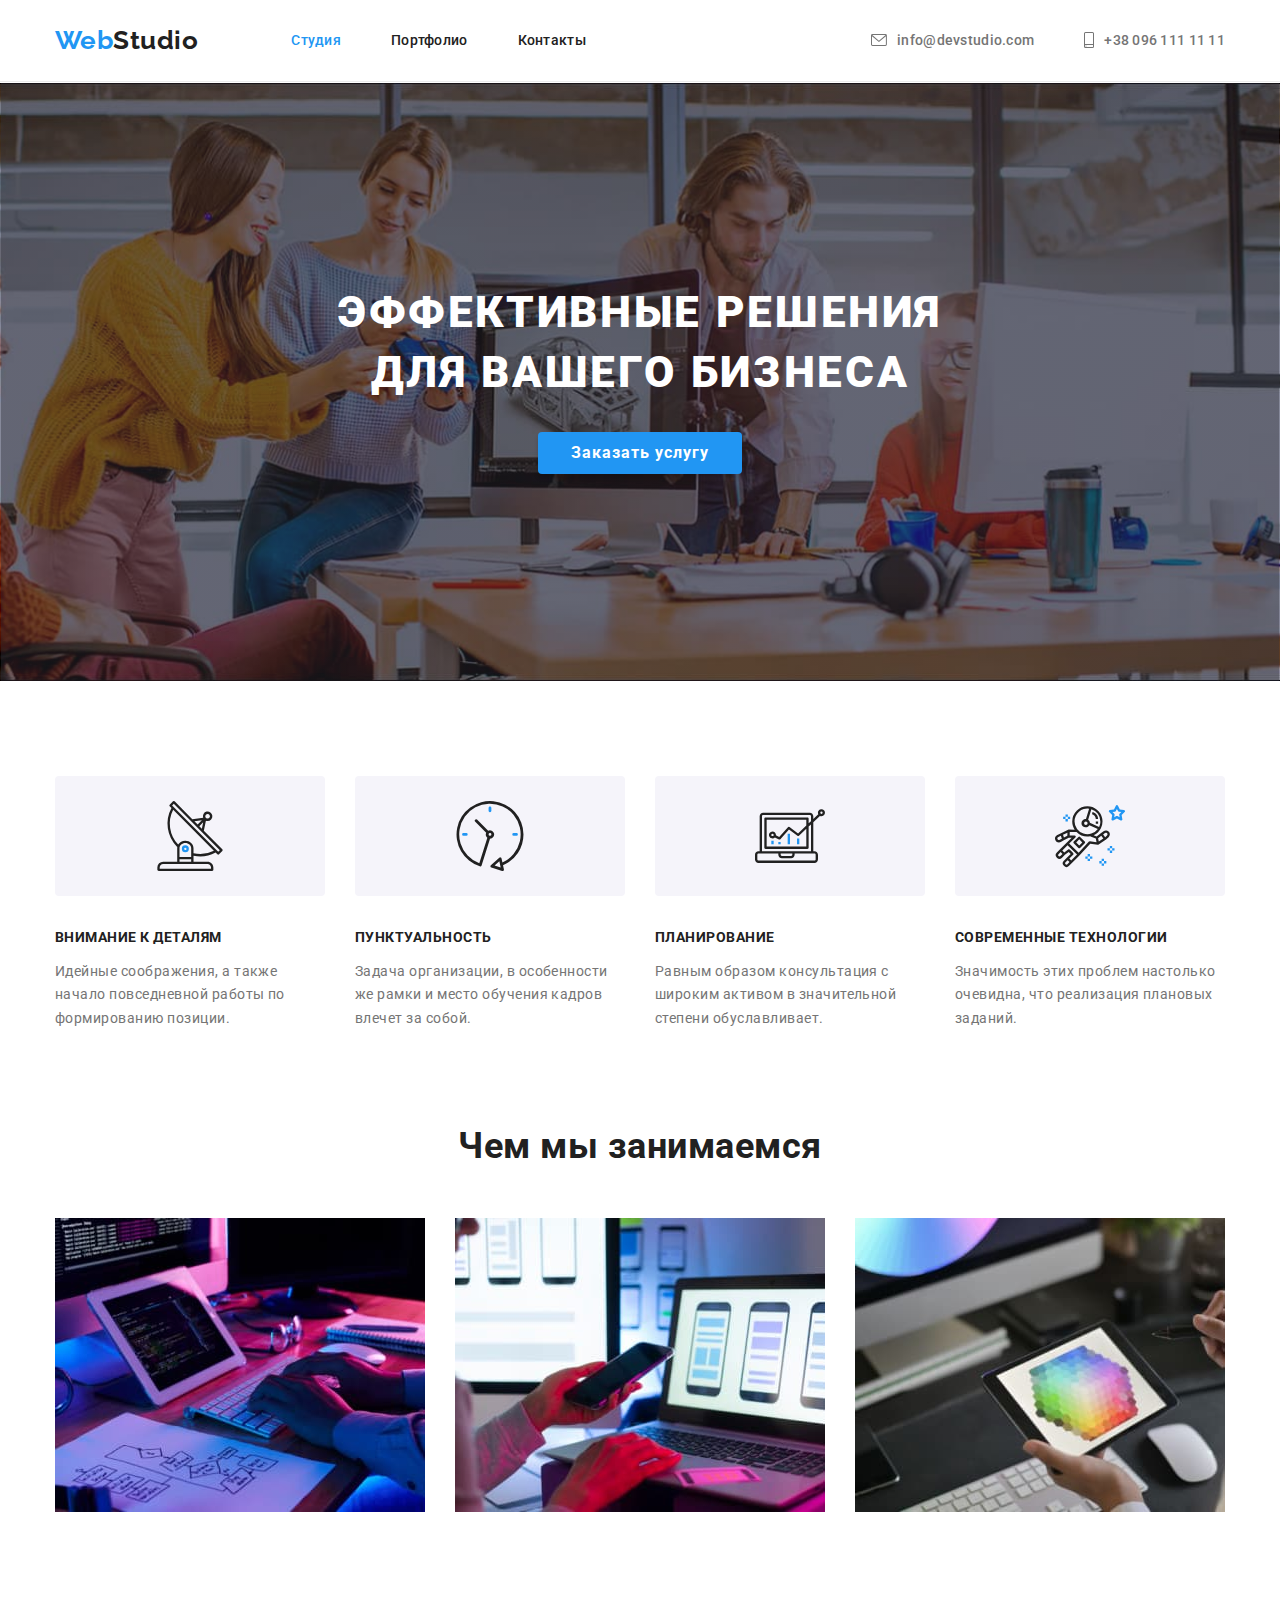
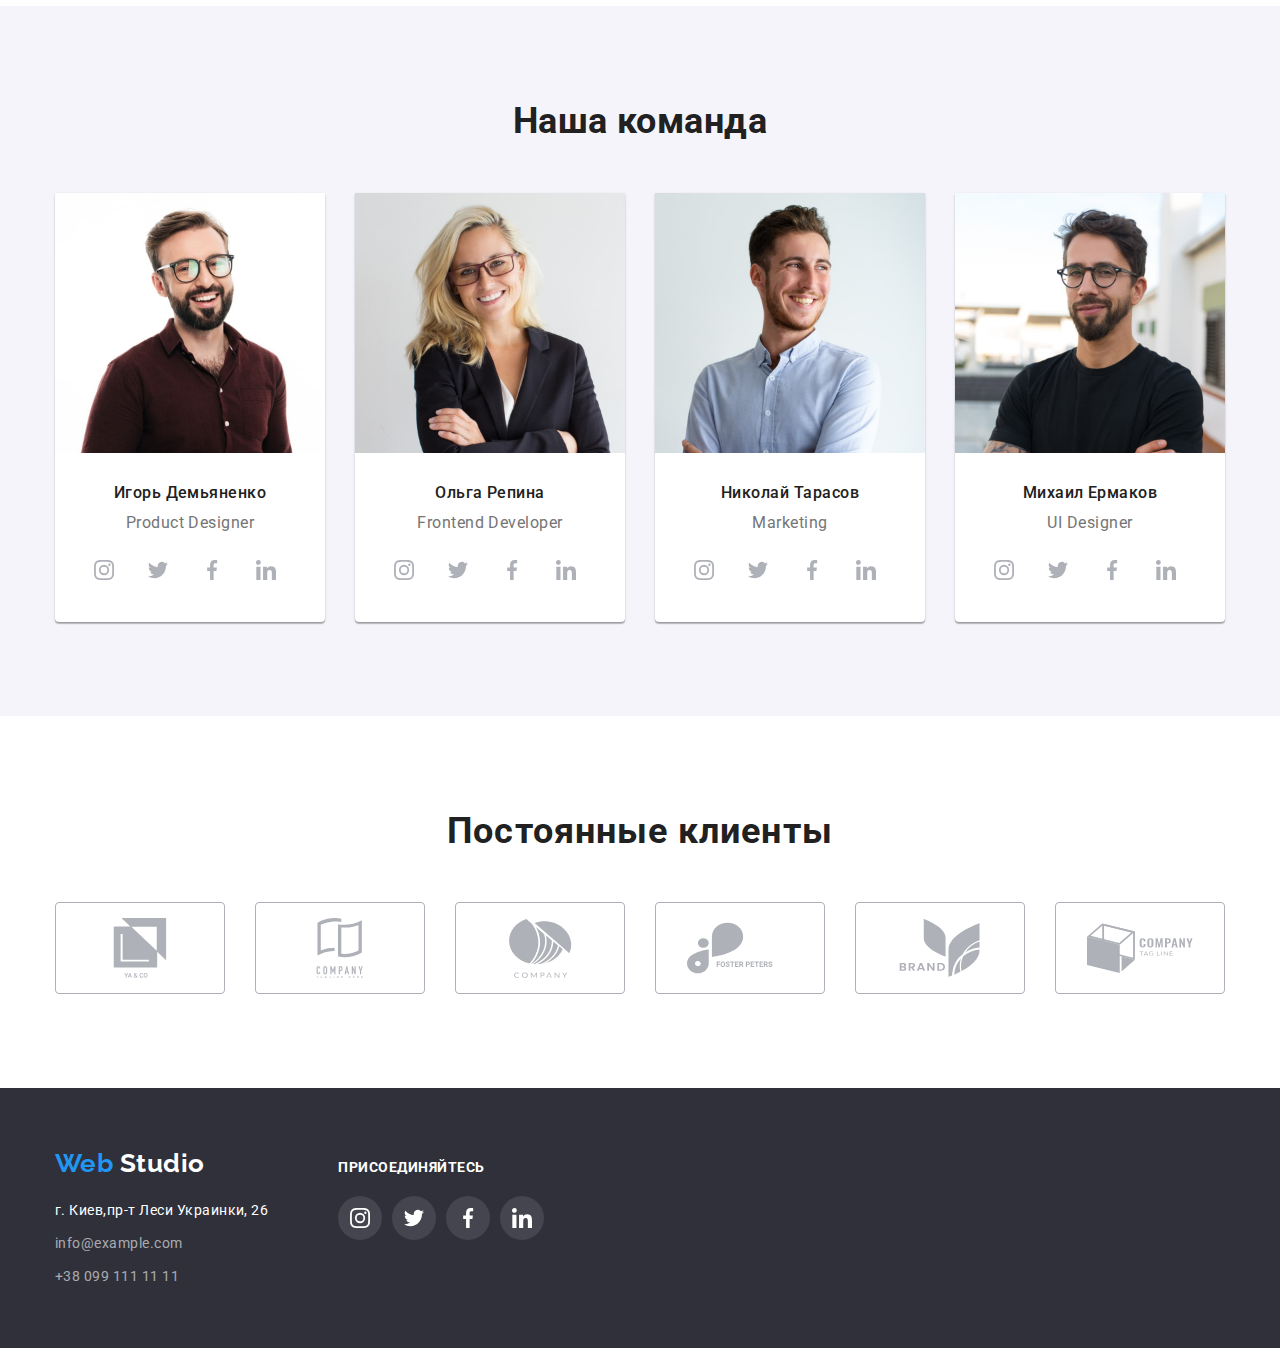
<file: index.html>
<!DOCTYPE html>
<html lang="en">
<head>
    <meta charset="UTF-8">
    <meta http-equiv="X-UA-Compatible" content="IE=edge">
    <meta name="viewport" content="width=device-width, initial-scale=1.0">
    <title>Document</title>
     <link
      href="https://fonts.googleapis.com/css2?family=Raleway:wght@700&family=Roboto:wght@400;500;700;900&display=swap"
      rel="stylesheet" 
      />
      <link rel="stylesheet" href="https://cdnjs.cloudflare.com/ajax/libs/modern-normalize/0.6.0/modern-normalize.min.css" 
      />
      <link rel="stylesheet" href="./css/styles.css"/>

</head>
<body >

     <!-- Шапка сайта -->
    <header class="header">
    <div class="container main-nav">
         <nav >
            <div class="main-nav">
             <a href="" class="header-title">Web<span class="logo">Studio</span>
             </a>
             <ul class="site main-nav">
                 <li class="site-nav item"><a href="./index.html" class="current page link ">Студия</a></li>
                 <li class="site-nav item"><a href="./portfolio.html" class="link current link ">Портфолио</a></li>
                 <li class="site-nav item"><a href="" class="link current link">Контакты</a></li>
                </ul> 
                </div>
            </nav>
          

         <ul class="contacts-list ">
        <li class="site-nav item" ><a href="mailto:info@devstudio.com" class="contacts-nav link">
             <svg class="icon-envelope">
                <use href="./images/icons.svg#icon-envelope">
                </use>
            </svg>info@devstudio.com </a></li>
          <li class="site-nav item"><a href="tel:+380961111111" class=" contacts-nav link" >
              <svg class="icon-smartphone">
                  <use href="./images/icons.svg#icon-smartphone"></use>
              </svg>+38 096 111 11 11</a></li>
        </ul>
    </div>
</header>
     <main>

         <!-- Герой -->

         <section class="hero">
             <h1 class="hero-title">Эффективные решения <br> для вашего бизнеса</h1>
                     <button type="button" class="button primary"> Заказать услугу</button>
         </section>

       

    <!-- Преимущества -->
         <section class="sections">
            <div class="container">
           <!-- <h2 class="section-nav">Преимущества</h2> -->
             <ul  class="advantages-list">
            <li class="advantages-text"> 
                <div class="icons">
                <svg class="icons-content">
                    <use href="./images/icons.svg#icon-antenna1"></use>
                </svg>
                </div>
                     <h3 class="section-title">Внимание к деталям</h3>
                     <p class="section-text">Идейные соображения, а также начало повседневной работы по формированию позиции.</p>
                  
                    </li>

            <li class="advantages-text">
                <div class="icons">
                    <svg class="icons-content">
                        <use href="./images/icons.svg#icon-clock2"></use>
                    </svg>
                </div>
                    <h3 class="section-title">Пунктуальность</h3>
                    <p class="section-text">Задача организации, в особенности же рамки и место обучения кадров влечет за собой.</p>
             </li>

            <li class="advantages-text">
                <div class="icons">
                    <svg class="icons-content">
                        <use href="./images/icons.svg#icon-diagram3"></use>
                    </svg>
                </div>
                    <h3 class="section-title">Планирование</h3>
                    <p class="section-text">Равным образом консультация с широким активом в значительной степени обуславливает.</p>
                </li>

            <li class="advantages-text">
                <div class="icons">
                    <svg class="icons-content">
                        <use href="./images/icons.svg#icon-astronaut4"></use>
                    </svg>
                </div>
                    <h3 class="section-title">Современные технологии</h3>
                    <p class="section-text">Значимость этих проблем настолько очевидна, что реализация плановых заданий.</p>
            </li>
             </ul>
            </div>
         </section>

         <!-- Примеры работ -->
         <section class="features"> 
            <div class="container">
            <h2 class="features-title">Чем мы занимаемся</h2>
            <ul class ="features-list">
                <li class="box">
                    <img src="./images/photo1.jpg"
                    alt="Бизнес идеи"
                    width="370">
               </li>
                <li class="box">
                    <img src="./images/photo2.jpg"
                    alt="Заказать услугу"
                    width="370">
               </li>
                <li class="box">
                    <img src="./images/photo3.jpg"
                    alt="Современные технологии"
                    width="370">
                </li>
            </ul>
            </div>
         </section>

         <!-- Наша команда -->

         <section class="team-section">
            <div class="container">
           <h2 class="team-title">Наша команда</h2>
           <ul class="team-list">
               <li class="team-box" >
                 <img src="./images/portrait1.jpg"
                 alt="Игорь Демьяненко"
                 width="270">
             <div class="team-desc">
                <h3 class="team-item">Игорь Демьяненко</h3>
                <p class="team-text">Product Designer</p>
                <ul class="social-list">
                    <li class="social-link">
                        <a class="social-item" href="">
                        <svg class="social-icons">
                            <use href="./images/icons.svg#icon-instagram"></use>
                        </svg>
                      </a>
                    </li>
                    <li class="social-link">
                        <a class="social-item" href="">
                            <svg class="social-icons">
                                <use href="./images/icons.svg#icon-twitter"></use>
                            </svg>
                        </a>
                    </li>
                 <li class="social-link">
                    <a class="social-item" href="">
                    <svg class="social-icons">
                <use href="./images/icons.svg#icon-facebook"></use>
                    </svg>
                    </a>
                    </li>
                    <li class="social-link">
                    <a class="social-item" href="">
                     <svg class="social-icons">
                         <use href="./images/icons.svg#icon-linkedin"></use>
                     </svg>
                    </a>
                    </li>
                </ul>
                     </div>
            
            </li>
               <li class="team-box">
                         <img src="./images/portrait2.jpg"
                    alt="Ольга Репина"
                    width="270">
             <div class="team-desc">
                <h3 class="team-item">Ольга Репина</h3>
                <p class="team-text">Frontend Developer</p>
                <ul class="social-list">
                    <li class="social-link">
                        <a class="social-item" href="">
                            <svg class="social-icons">
                                <use href="./images/icons.svg#icon-instagram"></use>
                            </svg>
                        </a>
                    </li>
                    <li class="social-link">
                        <a class="social-item" href="">
                            <svg class="social-icons">
                                <use href="./images/icons.svg#icon-twitter"></use>
                            </svg>
                        </a>
                    </li>
                    <li class="social-link">
                        <a class="social-item" href="">
                            <svg class="social-icons">
                                <use href="./images/icons.svg#icon-facebook"></use>
                            </svg>
                        </a>
                    </li>
                    <li class="social-link">
                        <a class="social-item" href="">
                            <svg class="social-icons">
                                <use href="./images/icons.svg#icon-linkedin"></use>
                            </svg>
                        </a>
                    </li>
                </ul>
             </div>
            </li>
               <li class="team-box">
                   <img src="./images/portrait3.jpg"
                    alt="Николай Тарасов"
                    width="270">
             <div class="team-desc">
                <h3 class="team-item">Николай Тарасов</h3>
                <p class="team-text">Marketing</p>
                <ul class="social-list">
                    <li class="social-link">
                        <a class="social-item" href="">
                            <svg class="social-icons">
                                <use href="./images/icons.svg#icon-instagram"></use>
                            </svg>
                        </a>
                    </li>
                    <li class="social-link">
                        <a class="social-item" href="">
                            <svg class="social-icons">
                                <use href="./images/icons.svg#icon-twitter"></use>
                            </svg>
                        </a>
                    </li>
                    <li class="social-link">
                        <a class="social-item" href="">
                            <svg class="social-icons">
                                <use href="./images/icons.svg#icon-facebook"></use>
                            </svg>
                        </a>
                    </li>
                    <li class="social-link">
                        <a class="social-item" href="">
                            <svg class="social-icons">
                                <use href="./images/icons.svg#icon-linkedin"></use>
                            </svg>
                        </a>
                    </li>
                </ul>
             </div>
               </li>
               <li class="team-box">
                   <img src="./images/portrait4.jpg"
                    alt="Михаил Ермаков"
                    width="270">
             <div class="team-desc">
                <h3 class="team-item">Михаил Ермаков</h3>
                <p class="team-text">UI Designer</p>
                <ul class="social-list">
                    <li class="social-link">
                        <a class="social-item" href="">
                            <svg class="social-icons">
                                <use href="./images/icons.svg#icon-instagram"></use>
                            </svg>
                        </a>
                    </li>
                    <li class="social-link">
                        <a class="social-item" href="">
                            <svg class="social-icons">
                                <use href="./images/icons.svg#icon-twitter"></use>
                            </svg>
                        </a>
                    </li>
                    <li class="social-link">
                        <a class="social-item" href="">
                            <svg class="social-icons">
                                <use href="./images/icons.svg#icon-facebook"></use>
                            </svg>
                        </a>
                    </li>
                    <li class="social-link">
                        <a class="social-item" href="">
                            <svg class="social-icons">
                                <use href="./images/icons.svg#icon-linkedin"></use>
                            </svg>
                        </a>
                    </li>
                </ul>
            </div>
            </li>
               </ul>
            </div>
             </section>
             <section class="sections">
                <div class="container">
                 <h2 class="clients-title">Постоянные клиенты</h2>   
                <ul class="clients-list">
                    <li class="clients-link">
                         <a class="icons-nav" href="">
                          <svg class="icons-clients">
                              <use href="./images/icons.svg#icon-company1" ></use>
                             </svg>
                            </a>
                    </li>
                    <li class="clients-link">
                          <a class="icons-nav" href="">
                             <svg class="icons-clients">
                                 <use href="./images/icons.svg#icon-company2"></use>
                             </svg>
                            </a>
                    </li>
                    <li class="clients-link">
                        <a class="icons-nav" href="">
                                <svg class="icons-clients">
                                    <use href="./images/icons.svg#icon-company3"></use>
                                </svg>
                            </a>
                    </li>
                    <li class="clients-link">
                        <a class="icons-nav" href="">
                                <svg class="icons-clients">
                                    <use href="./images/icons.svg#icon-company4"></use>
                                </svg>
                            </a>
                    </li>
                    <li class="clients-link">
                        <a class="icons-nav" href="">
                                <svg class="icons-clients">
                                    <use href="./images/icons.svg#icon-company5"></use>
                                </svg>
                            </a>
                    </li>
                    <li class="clients-link">
                        <a class="icons-nav" href="">
                                 <svg class="icons-clients">
                                     <use href="./images/icons.svg#icon-company6"></use>
                                </svg>
                        </a>
                    </li>
                </ul>
                </div>
                </section>
            
       </main>
<footer class="footer">
    <div class="container">
        <div class="footer-left">
            <a href="" class="footer-content">Web<span class="footer-list"> Studio </span></a>
        <address>
            <ul class="footer-nav">
                <li class="footer-item">
                    <a href="https://www.google.com.ua/maps/place/бул.+Леси+Украинки,+26,+Киев" class="footer-text"
                        target="_blank" rel="noopener noreferrer" >г. Киев,пр-т Леси Украинки, 26
                    </a>
                </li>
                <li class="footer-info"><a href="mailto:info@example.com" class="footer-link">info@example.com</a></li>
                <li class="footer-info"><a href="tel:+380991111111" class="footer-link">+38 099 111 11 11</a></li>
            </ul>
        </address>
        </div>
    
    <div class="container-social">
        <p class="footer-social">присоединяйтесь</p>
        <ul class="social-list">
            <li class="social-link">
                <a class="social-item" href="">
                    <svg class="icons-social-nav">
                        <use href="./images/icons.svg#icon-instagram"></use>
                    </svg>
                </a>
            </li>
            <li class="social-link">
                <a class="social-item" href="">
                    <svg class="icons-social-nav">
                        <use href="./images/icons.svg#icon-twitter"></use>
                    </svg>
                </a>
            </li>
            <li class="social-link">
                <a class="social-item" href="">
                    <svg class="icons-social-nav">
                        <use href="./images/icons.svg#icon-facebook"></use>
                    </svg>
                </a>
            </li>
            <li class="social-link">
                <a class="social-item" href="">
                    <svg class="icons-social-nav">
                        <use href="./images/icons.svg#icon-linkedin"></use>
                    </svg>
                </a>
            </li>
        </ul>
    </div>
</div>
</footer>
</body>
</html>
</file>
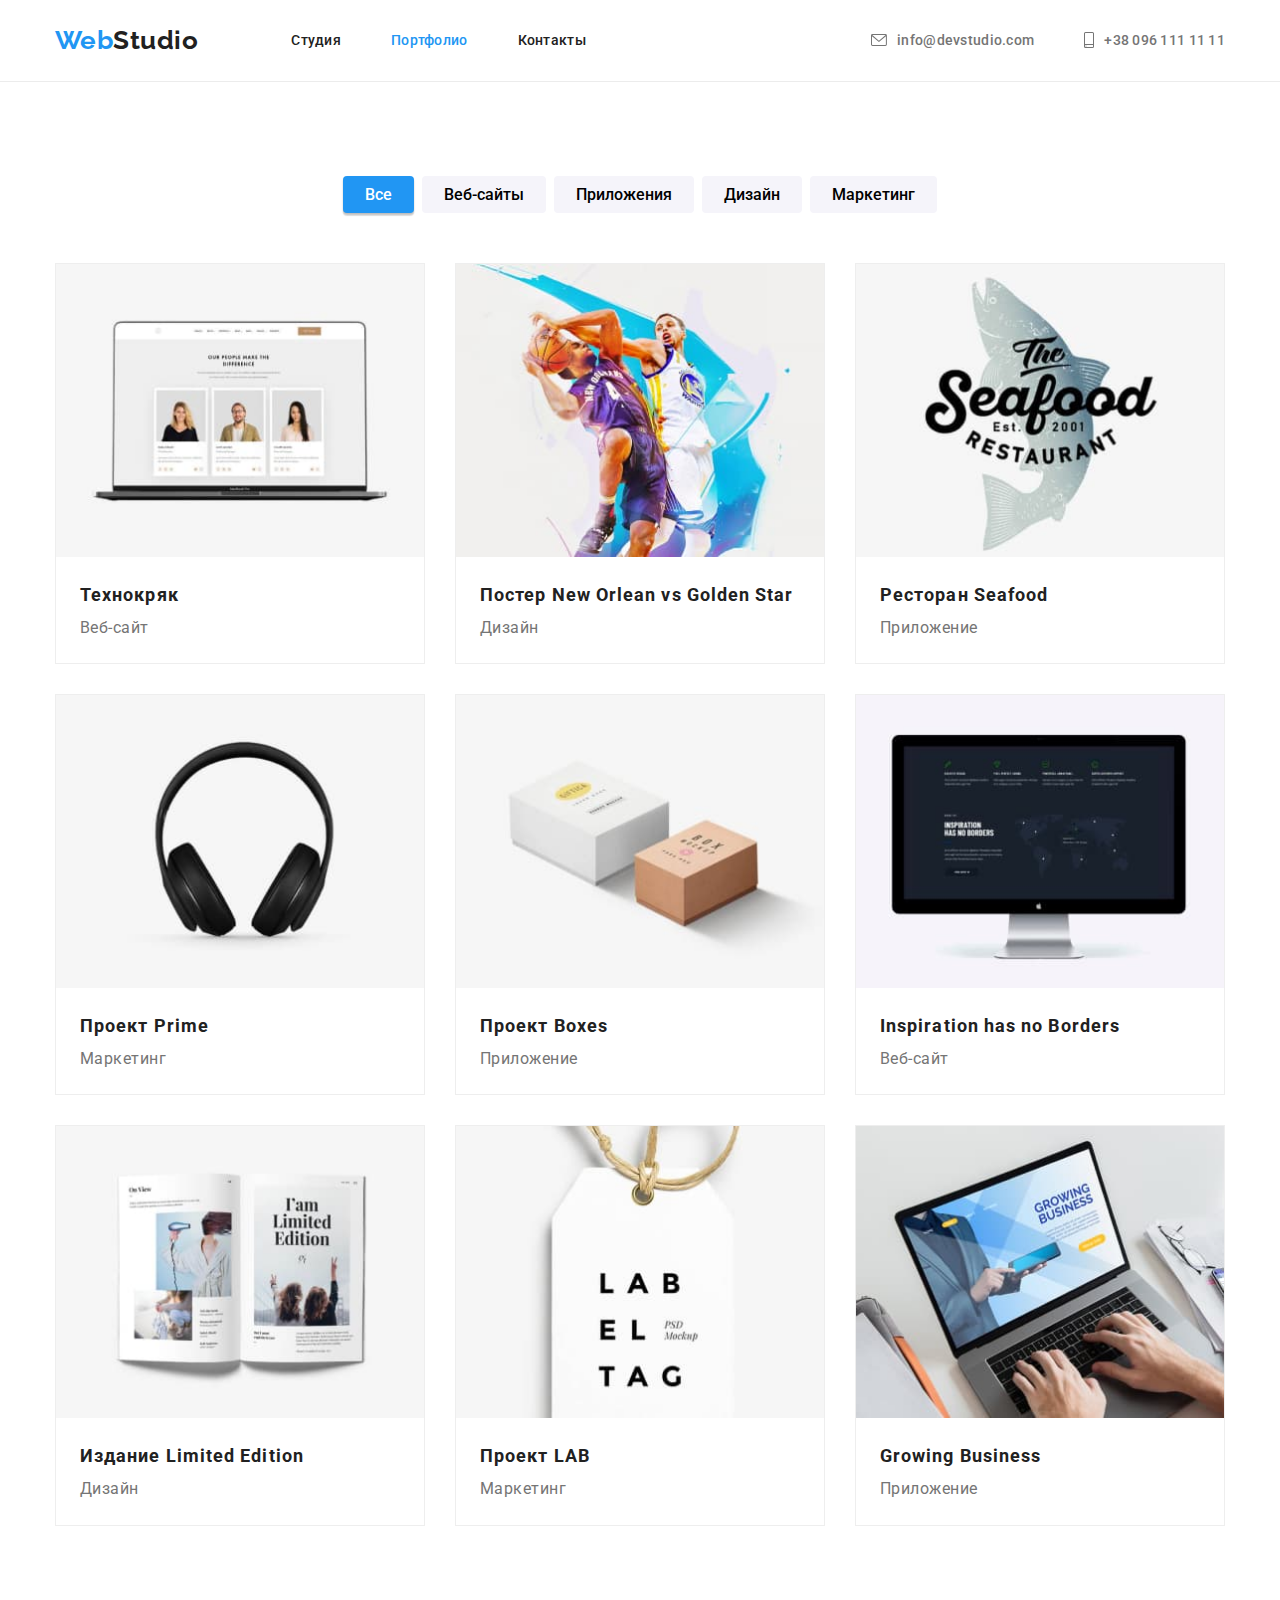
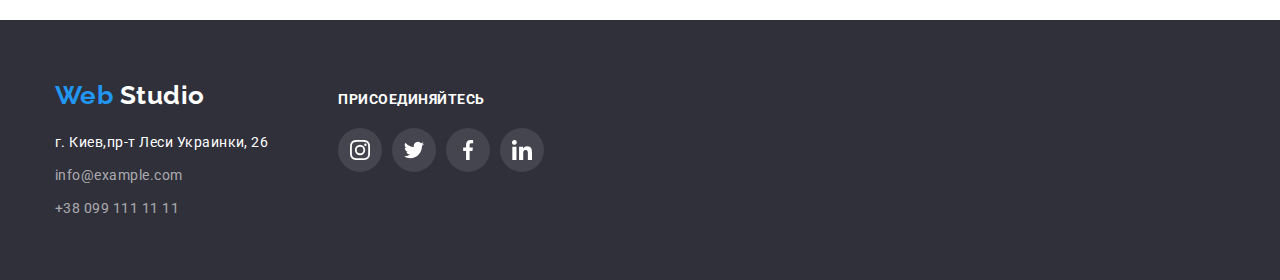
<file: portfolio.html>
<!DOCTYPE html>
<html lang="en">

<head>
    <meta charset="UTF-8">
    <meta http-equiv="X-UA-Compatible" content="IE=edge">
    <meta name="viewport" content="width=device-width, initial-scale=1.0">
    <title>Document</title>
    <link
        href="https://fonts.googleapis.com/css2?family=Raleway:wght@700&family=Roboto:wght@400;500;700;900&display=swap"
        rel="stylesheet" />
    <link rel="stylesheet"
        href="https://cdnjs.cloudflare.com/ajax/libs/modern-normalize/0.6.0/modern-normalize.min.css" />
    <link rel="stylesheet" href="./css/styles.css" />

</head>

<body>

    <!-- Шапка сайта -->
    <header class="header">
        <div class="container main-nav">
            <nav>
                <div class="main-nav">
                    <a href="" class="header-title">Web<span class="logo">Studio</span>
                    </a>
                    <ul class="site main-nav">
                        <li class="site-nav item"><a href="./index.html" class="link current link">Студия</a></li>
                        <li class="site-nav item"><a href="./portfolio.html" class="current page link ">Портфолио</a>
                        </li>
                        <li class="site-nav item"><a href="" class="link current link">Контакты</a></li>
                    </ul>
                </div>
            </nav>


            <ul class="contacts-list ">
                <li class="site-nav item"><a href="mailto:info@devstudio.com" class="contacts-nav link">
                        <svg class="icon-envelope">
                            <use href="./images/icons.svg#icon-envelope">
                            </use>
                        </svg>info@devstudio.com </a></li>
                <li class="site-nav item"><a href="tel:+380961111111" class=" contacts-nav link">
                        <svg class="icon-smartphone">
                            <use href="./images/icons.svg#icon-smartphone"></use>
                        </svg>+38 096 111 11 11</a></li>
            </ul>
        </div>
    </header>
 <main>
<!-- <h1>
    Portfolio
</h1> -->


  
<section class="portfolio" >
 <div class="container">
   <ul class="product-type">
 <li class="product-item"><button class="portfolio-button" type="button">Все</button></li>
 <li class="product-item"><button class="portfolio-btn" type="button">Веб-сайты</button></li>
 <li class="product-item"><button class="portfolio-btn" type="button">Приложения</button></li>
 <li class="product-item"><button class="portfolio-btn" type="button">Дизайн</button></li>
 <li class="product-item"><button class="portfolio-btn" type="button">Маркетинг</button></li>
</ul>

     <ul class="flex-element ">
    <li class="flex-item">
        <a class="flex-link" href="">
        <div class="flex-card">
           <img class="images" src="./images/portfolio1.jpg" 
        alt="Технокряк"
       width="370">
        </div>
      <div class="card-set">
        <h2 class="portfolio-text">Технокряк</h2>
        <p class="portfolio-item">Веб-сайт</p>
      </div>
   </a>
    
    </li>

    <li class="flex-item ">
        <a class="flex-link" href="">
        <div class="flex-card">
        <img src="./images/portfolio2.jpg"
         alt="Постер New Orlean vs Golden Star"
         width="370">
        </div>
      <div class="card-set">
        <h2 class="portfolio-text">Постер New Orlean vs Golden Star</h2>
        <p class="portfolio-item">Дизайн</p>
      </div> 
    </a>
    </li>
  
      <li class="flex-item">
        <a class="flex-link" href="">
        <div class="flex-card">
        <img src="./images/portfolio3.jpg"
         alt="Ресторан Seafood"
         width="370">
        </div>
    <div class="card-set">
        <h2 class="portfolio-text">Ресторан Seafood</h2>
        <p class="portfolio-item">Приложение</p>
    </div> 
    </a>
    

    </li>

    <li class="flex-item">
        <a class="flex-link" href="">
        <div class="flex-card">
        <img src="./images/portfolio4.jpg"
         alt="Проект Prime"
         width="370">
        </div>
    <div class="card-set">
        <h2 class="portfolio-text">Проект Prime</h2>
        <p class="portfolio-item">Маркетинг</p>
    </div>    
    </a>
    </li>

    <li class="flex-item">
        <a class="flex-link" href="">
        <div class="flex-card">
            <img src="./images/portfolio5.jpg"
         alt="Проект Boxes"
         width="370">
        </div>
    <div class="card-set">
        <h2 class="portfolio-text">Проект Boxes</h2>
        <p class="portfolio-item">Приложение</p>
    </div>
    </a>
    </li>

    <li class="flex-item">
        <a class="flex-link" href="">
        <div class="flex-card">
        <img src="./images/portfolio6.jpg"
      alt="Inspiration has no Borders"
      width="370">
    </div>
    <div class="card-set">
        <h2 class="portfolio-text">Inspiration has no Borders</h2>
        <p class="portfolio-item">Веб-сайт</p>
    </div> 
    </a>
    </li>

    <li class="flex-item">
        <a class="flex-link" href="">
        <div class="flex-card">
            <img src="./images/portfolio7.jpg"
         alt="Издание Limited Edition"
         width="370">
        </div>
    <div class="card-set">
         <h2 class="portfolio-text">Издание Limited Edition</h2>
         <p class="portfolio-item">Дизайн</p>
    </div>  
    </a>
    </li>

    <li class="flex-item">
        <a class="flex-link" href="">
        <div class="flex-card">
            <img src="./images/portfolio8.jpg" 
        alt="Проект LAB"
        width="370">
        </div>
     <div class="card-set">
         <h2 class="portfolio-text">Проект LAB</h2>
         <p class="portfolio-item">Маркетинг</p>
    </div>
    </a>
    </li>

    <li class="flex-item">
        <a class="flex-link" href="">
        <div class="flex-card">
        <img src="./images/portfolio9.jpg" 
        alt="Growing Business"
        width="370">
        </div>
    <div class="card-set">
         <h2 class="portfolio-text">Growing Business</h2>
         <p class="portfolio-item">Приложение</p>
    </div> 
    </a>
    </li>
</ul>
</div>
</section>
 </main>

<footer class="footer">
    <div class="container">
        <div class="footer-left">
            <a href="" class="footer-content">Web<span class="footer-list"> Studio </span></a>
            <address>
                <ul class="footer-nav">
                    <li class="footer-item">
                        <a href="https://www.google.com.ua/maps/place/бул.+Леси+Украинки,+26,+Киев" class="footer-text"
                            target="_blank" rel="noopener noreferrer">г. Киев,пр-т Леси Украинки, 26
                        </a>
                    </li>
                    <li class="footer-info"><a href="mailto:info@example.com" class="footer-link">info@example.com</a>
                    </li>
                    <li class="footer-info"><a href="tel:+380991111111" class="footer-link">+38 099 111 11 11</a></li>
                </ul>
            </address>
        </div>

        <div class="container-social">
            <p class="footer-social">присоединяйтесь</p>
            <ul class="social-list">
                <li class="social-link">
                    <a class="social-item" href="">
                        <svg class="icons-social-nav">
                            <use href="./images/icons.svg#icon-instagram"></use>
                        </svg>
                    </a>
                </li>
                <li class="social-link">
                    <a class="social-item" href="">
                        <svg class="icons-social-nav">
                            <use href="./images/icons.svg#icon-twitter"></use>
                        </svg>
                    </a>
                </li>
                <li class="social-link">
                    <a class="social-item" href="">
                        <svg class="icons-social-nav">
                            <use href="./images/icons.svg#icon-facebook"></use>
                        </svg>
                    </a>
                </li>
                <li class="social-link">
                    <a class="social-item" href="">
                        <svg class="icons-social-nav">
                            <use href="./images/icons.svg#icon-linkedin"></use>
                        </svg>
                    </a>
                </li>
            </ul>
        </div>
    </div>
</footer>
</body>

</html>
</file>
<file: css/styles.css>
:root {
  --primary-text-color: #757575;
  --title-text-color: #212121;
  --primary-white-color: #ffffff;
  --primary-black-color: #000000;
  --accent-color: #2196f3;
  --secondary-bg-color: #f5f4fa;
  --gray-bg-color: #2f303a;
  --footer-text-color: rgba(255, 255, 255, 0.6);
  --icon-grey-color--: #afb1b8;
  --flex-element-gar: 30px;
  --minus-element-gar: -30px;
}
h1,
h2,
h3,
h4,
h5,
h6 {
  color: var(--title-text-color);
  margin: 0;
}
body {
  color: var(--primary-text-color);
  background: var(--primary-white-color);
  font-family: Roboto, sans-serif;
  font-weight: 500;
  font-size: 16px;
  line-height: 1.2;
  letter-spacing: 0.03em;
}
ul {
  padding: 0px;
  margin: 0px;
  list-style: none;
}
a {
  text-decoration: none;
}
img {
  display: block;
  max-width: 100%;
  height: auto;
}
.button {
  font-family: inherit;
  cursor: pointer;
}
/*****************Logo*****************/
.logo {
  color: var(--title-text-color);
}
/***************Container***************/
.container {
  width: 1200px;
  padding-left: 15px;
  padding-right: 15px;
  margin-left: auto;
  margin-right: auto;
  align-items: baseline;
}
/***********************Header****************/
.main-nav {
  display: flex;
  align-items: center;
}
.header {
  border-bottom: 1px solid rgba(236, 236, 236, 1);
}
.header-title {
  margin-right: 93px;
  font-family: Raleway;
  font-weight: 700;
  font-size: 26px;
  color: var(--accent-color);
}

/*****************Site-nav***************/

.site-nav.item:last-child {
  margin-right: 0px;
}
.site-nav.item + .item {
  margin-left: 50px;
}
.site-nav .link {
  display: flex;
  color: var(--title-text-color);
}
.site-nav .link:hover,
.site-nav .link:focus,
.current.page.link {
  color: var(--accent-color);
  font-size: 14px;
  line-height: 1.2;
}

/***************Contact-list************/
.current.page {
  font-size: 14px;
  line-height: 1.15;
  letter-spacing: 0.02em;
}

.link.current {
  color: var(--title-text-color);
  font-size: 14px;
  line-height: 1.15;
  letter-spacing: 0.02em;
}
.link {
  padding-top: 32px;
  padding-bottom: 32px;
}

.contacts-list {
  display: flex;
  margin-left: auto;
}
.contacts-list.item + .item {
  margin-left: 50px;
}
.contacts-nav.link {
  display: flex;
  align-items: center;
  color: var(--primary-text-color);
  font-size: 14px;
  line-height: 1.15;
  letter-spacing: 0.02em;
}
.contacts-nav:hover,
.contacts-nav:focus,
.footer-link:hover,
.footer-link:focus,
.current {
  color: var(--accent-color);
}

/***********icon/envelope/smartphone******/
.icon-envelope {
  height: 12px;
  width: 16px;
  padding: 0;
  border: none;
  margin-right: 10px;
  fill: #757575;
}
.icon-smartphone {
  height: 16px;
  width: 10px;
  padding: 0;
  border: none;
  margin-right: 10px;
  fill: #757575;
}
.icon-envelope:hover {
  fill: #2196f3;
}
.icon-smartphone:hover {
  fill: #2196f3;
}

/*******************Hero*****************/
.hero {
  padding: 200px 0px;
  height: 600px;
  max-width: 1600px;
  text-align: center;
  margin-left: auto;
  margin-right: auto;
  background-size: cover;
  background-image: linear-gradient(
      to right,
      rgba(47, 48, 58, 0.4),
      rgba(47, 48, 58, 0.4)
    ),
    url(../images/header.jpg);
  background-repeat: no-repeat;
  background-position: center;
  border: 1px solid transparent;
}
.hero-title {
  color: var(--primary-white-color);
  font-weight: 900;
  font-size: 44px;
  line-height: 1.36;
  margin-top: 0px;
  margin-bottom: 30px;
  text-align: center;
  letter-spacing: 0.06em;
  text-transform: uppercase;
}
/****************Button******************/
.button.primary {
  background-color: var(--accent-color);
  color: var(--primary-white-color);
  box-shadow: 0px 4px 4px rgba(0, 0, 0, 0.15);
  border-radius: 4px;
  padding: 10px 32px;
  border: 1px solid transparent;
  font-weight: 700;
  font-size: 16px;
  line-height: 1.2;
  letter-spacing: 0.06em;
}
/******************Sections*************/
.sections {
  padding-top: 94px;
  padding-bottom: 94px;
}
.advantages-list {
  display: flex;
  flex-wrap: wrap;
  padding: 0;
  margin: 0;
  list-style: none;
  margin-left: -30px;
  margin-top: -30px;
}
.advantages-list > .advantages-text {
  flex-basis: calc(100% / 4 - var(--flex-element-gar));
  margin-left: var(--flex-element-gar);
  margin-top: var(--flex-element-gar);
}

.advantages-text:nth-child(1)::before {
  background-image: url("../images/icons.svg#antenna1");
}
.icons {
  display: flex;
  align-items: center;
  justify-content: center;
  width: 270px;
  height: 120px;
  margin-bottom: 30px;
  background: #f5f4fa;
  border-radius: 4px;
}
.icons-content {
  border-radius: 4px;
  width: 70px;
  height: 70px;
  text-align: center;
}

.section-title {
  color: var(--title-text-color);
  font-size: 14px;
  line-height: 1.7;
  text-transform: uppercase;
  padding: 0;
  margin-bottom: 10px;
  margin-top: 0;
}
.section-text {
  font-weight: 400;
  font-size: 14px;
  line-height: 1.7;
  padding: 0;
  margin: 0;
}

/******************Features*************/
.features {
  padding-bottom: 94px;
}
.features-list {
  display: flex;
}
.features-title {
  font-weight: 700;
  font-size: 36px;
  line-height: 1.2;
  text-align: center;
  margin-top: 0px;
  margin-bottom: 50px;
}
.features-list .box:not(:last-child) {
  margin-right: 30px;
}
/******************Team*****************/
.team-section {
  padding: 94px 0;
  background-color: #f5f4fa;
}
.team-list {
  display: flex;
  justify-content: center;
}
.team-list .team-box:not(:last-child) {
  margin-right: 30px;
}
.team-title {
  font-weight: 700;
  font-size: 36px;
  line-height: 1.2;
  text-align: center;
  margin-bottom: 50px;
  margin-top: 0;
}
.team-desc {
  padding: 30px 0;
  text-align: center;
}
.team-item {
  font-weight: 500;
  font-size: 16px;
  line-height: 1.2;
  margin: 0;
}
.team-text {
  font-weight: 400;
  font-size: 16px;
  line-height: 1.2;
  padding: 0;
  margin-bottom: 16px;
  margin-top: 10px;
}
.team-box {
  background-color: var(--primary-white-color);
  box-shadow: 0px 1px 3px rgba(0, 0, 0, 0.12), 0px 1px 1px rgba(0, 0, 0, 0.14),
    0px 2px 1px rgba(0, 0, 0, 0.2);
  border-radius: 0px 0px 4px 4px;
}
.social-list {
  display: flex;
  justify-content: center;
}
.social-item {
  display: flex;
  justify-content: center;
  align-items: center;
  width: 44px;
  height: 44px;
  border-radius: 50%;
  color: var(--icon-grey-color--);
  background-color: rgba(255, 255, 255, 0.1);
}
.social-item:hover,
.social-item:focus {
  color: var(--primary-white-color);
  background-color: var(--accent-color);
}
.social-link {
  margin-right: 10px;
}
.social-icons {
  width: 20px;
  height: 20px;
  fill: currentColor;
}
.icons-social-nav {
  width: 20px;
  height: 20px;
  fill: var(--primary-white-color);
}
/****************IconClients*************/
.clients-title {
  text-align: center;
  margin: 0 0 50px 0;
  font-weight: 700;
  font-size: 36px;
  line-height: 1.17;
  letter-spacing: 0.03em;
}
.clients-list {
  display: flex;
  align-items: center;
  justify-content: center;
}
.clients-list > .clients-link:not(:last-child) {
  margin-right: 30px;
}
.icons-nav {
  display: flex;
  align-items: center;
  justify-content: center;
  width: 170px;
  height: 92px;
  border: 1px solid var(--icon-grey-color--);
  border-radius: 4px;
  fill: var(--icon-grey-color--);
}
.icons-nav:hover,
.icons-nav:focus {
  fill: var(--accent-color);
}
.icons-clients {
  width: 106px;
  height: 60px;
}
.icons-clients:hover,
.icons-clients:focus {
  fill: var(--accent-color);
}

/***************Footer **************/
.footer {
  background: var(--gray-bg-color);
  padding: 60px 0;
}
.footer > .container {
  display: flex;
}
.footer-left {
  margin-right: 70px;
}
.footer-content {
  color: var(--accent-color);
  font-family: Raleway;
  font-weight: 700;
  font-size: 26px;
  line-height: 1.2;
}
.footer-list {
  color: var(--primary-white-color);
}
.footer-text {
  color: var(--primary-white-color);
  font-style: normal;
  font-weight: 400;
  font-size: 14px;
  line-height: 1.7;
}
.footer-link {
  color: var(--footer-text-color);
  color: rgba(255, 255, 255, 0.6);
  font-style: normal;
  font-weight: 400;
  font-size: 14px;
  line-height: 1.7;
}
.footer-item {
  margin-top: 20px;
}
.footer-info {
  margin-top: 9px;
}

.footer-social {
  margin-bottom: 20px;
  margin-top: 0;
  text-transform: uppercase;
  font-weight: 700;
  font-size: 14px;
  line-height: 1.14;
  letter-spacing: 0, 03em;
  color: var(--primary-white-color);
}

/****************Portfolio*************/
.portfolio {
  padding: 94px 0;
}
.product-type {
  display: flex;
  justify-content: center;
  margin-bottom: 50px;
}

.product-type .product-item:not(:last-child) {
  margin-right: 8px;
}
.portfolio-btn,
.portfolio-button {
  font-size: 16px;
  line-height: 1.6;
  padding: 6px 22px;
  font-weight: 500;
  border-radius: 4px;
  border: 0;

  background-color: #f5f4fa;
  color: var(--primary-black-color);
  font-family: Roboto, sans-serif;
}
.portfolio-btn:focus,
.portfolio-btn:hover,
.portfolio-button {
  background-color: var(--accent-color);
  color: var(--primary-white-color);
  box-shadow: 0px 3px 1px rgba(0, 0, 0, 0.1), 0px 1px 2px rgba(0, 0, 0, 0.08),
    0px 2px 2px rgba(0, 0, 0, 0.12);
}
/****************Flex***************/
.flex-element {
  list-style: none;
  display: flex;
  flex-wrap: wrap;
  margin-left: -30px;
  margin-top: -30px;
}
.flex-element > .flex-item {
  flex-basis: calc(100% / 3 - 30px);
  margin-left: var(--flex-element-gar);
  margin-top: var(--flex-element-gar);
}

.flex-item {
  border: 1px solid rgba(238, 238, 238, 1);
}

.flex-link:hover,
.flex-link:focus {
  box-shadow: 0px 1px 1px rgba(0, 0, 0, 0.12), 0px 4px 4px rgba(0, 0, 0, 0.06),
    1px 4px 6px rgba(0, 0, 0, 0.16);
}
.flex-link {
  display: block;
}
.card-set {
  padding: 20px 24px;
}
.portfolio-text {
  font-weight: 700;
  font-size: 18px;
  line-height: 2;
  letter-spacing: 0.06em;
  padding: 0;
  margin: 0;
}
.portfolio-item {
  color: var(--primary-text-color);
  font-weight: 400;
  font-size: 16px;
  line-height: 1.9;
  padding: 0;
  margin: 0;
}
.product-item {
  border-radius: 0px 0px 4px 4px;
}
</file>
